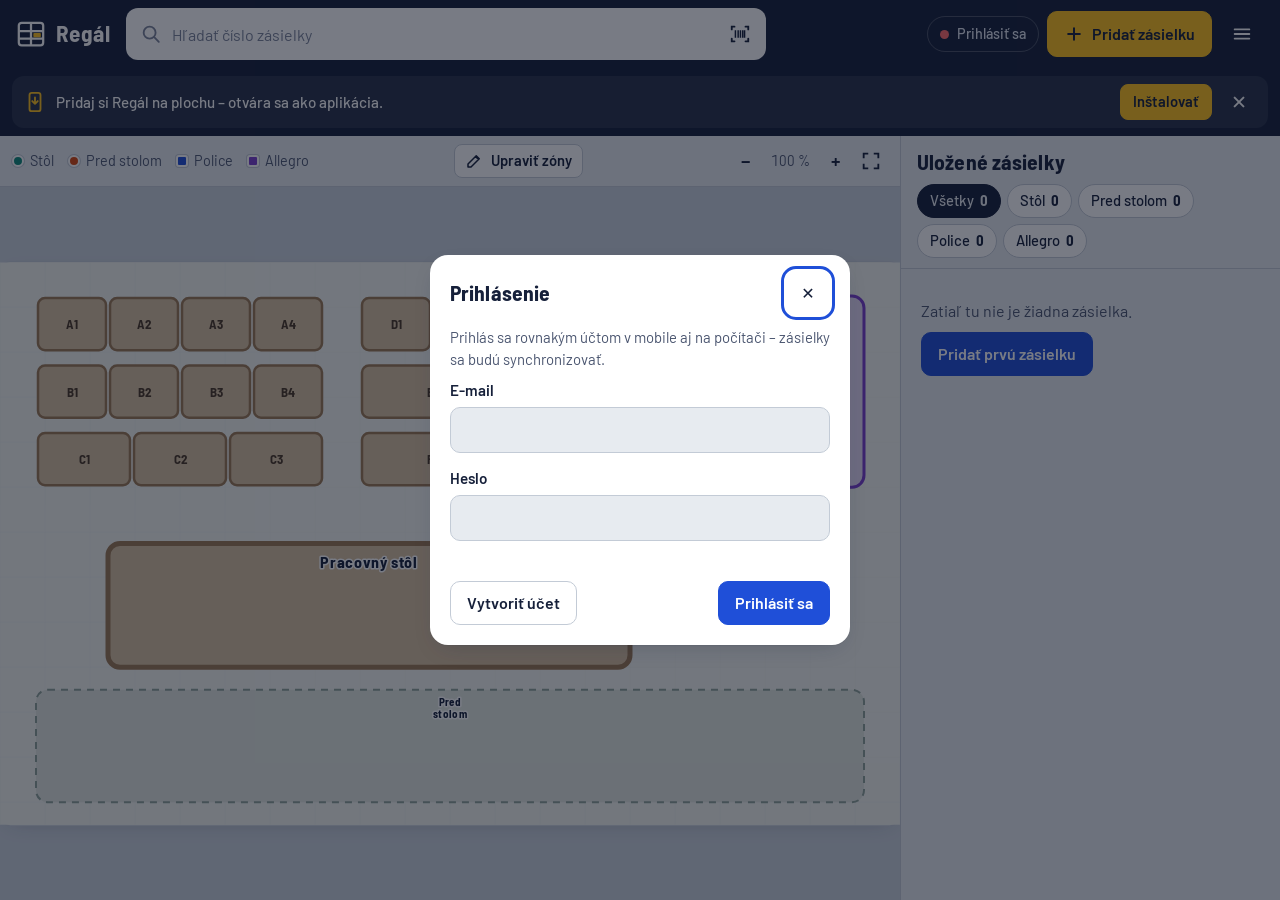
<file: index.html>
<!doctype html>
<html lang="sk">
<head>
  <meta charset="utf-8">
  <meta name="viewport" content="width=device-width, initial-scale=1, viewport-fit=cover">
  <title>Regál – kde je zásielka</title>
  <meta name="description" content="Evidencia uložených zásielok: naskenuj, označ miesto, nájdi za pár sekúnd.">
  <meta name="theme-color" content="#16203A">
  <meta name="color-scheme" content="light dark">
  <link rel="manifest" href="manifest.webmanifest">
  <link rel="icon" href="icons/icon.svg" type="image/svg+xml">
  <link rel="apple-touch-icon" href="icons/apple-touch-icon.png">
  <meta name="apple-mobile-web-app-capable" content="yes">
  <meta name="mobile-web-app-capable" content="yes">
  <meta name="apple-mobile-web-app-title" content="Regál">
  <meta name="apple-mobile-web-app-status-bar-style" content="default">
  <link rel="stylesheet" href="css/app.css">
  <script type="module" src="js/app.js"></script>
</head>
<body>
  <a class="skip" href="#q">Preskočiť na hľadanie</a>

  <header class="top">
    <div class="brand" aria-label="Regál">
      <svg viewBox="0 0 32 32" aria-hidden="true"><rect x="3" y="4" width="26" height="24" rx="3" fill="none" stroke="currentColor" stroke-width="2.4"/><path d="M3 13h26M3 21h26M16 4v24" stroke="currentColor" stroke-width="2.4"/><rect x="18.5" y="14.8" width="8" height="4.6" rx="1" fill="var(--signal)"/></svg>
      <span>Regál</span>
    </div>
    <form class="search" role="search" onsubmit="return false">
      <label for="q" class="sr-only">Číslo zásielky</label>
      <svg class="search-ico" viewBox="0 0 24 24" aria-hidden="true"><circle cx="10.5" cy="10.5" r="6.5" fill="none" stroke="currentColor" stroke-width="2"/><path d="m15.5 15.5 5 5" stroke="currentColor" stroke-width="2" stroke-linecap="round"/></svg>
      <input id="q" type="search" placeholder="Hľadať číslo zásielky" autocomplete="off" autocorrect="off" spellcheck="false" autocapitalize="characters" enterkeyhint="search">
      <button type="button" class="icon-btn" id="scan-search" aria-label="Naskenovať a nájsť zásielku" title="Naskenovať a nájsť">
        <svg viewBox="0 0 24 24" aria-hidden="true"><path d="M3 7V4h3M21 7V4h-3M3 17v3h3M21 17v3h-3" fill="none" stroke="currentColor" stroke-width="2" stroke-linecap="round"/><path d="M7 8v8M10 8v8M12.5 8v8M15 8v8M17 8v8" stroke="currentColor" stroke-width="1.6"/></svg>
      </button>
    </form>
    <div class="top-actions">
      <button type="button" class="sync-pill" id="sync-pill" data-state="idle"><span class="dot" aria-hidden="true"></span><span class="txt">Načítavam…</span><span class="txt-short" aria-hidden="true"></span></button>
      <button type="button" class="btn primary add-btn" id="add-btn">
        <svg viewBox="0 0 24 24" aria-hidden="true"><path d="M12 5v14M5 12h14" stroke="currentColor" stroke-width="2.4" stroke-linecap="round"/></svg>
        <span>Pridať zásielku</span>
      </button>
      <button type="button" class="icon-btn" id="menu-btn" aria-label="Nastavenia a nástroje">
        <svg viewBox="0 0 24 24" aria-hidden="true"><path d="M4 7h16M4 12h16M4 17h16" stroke="currentColor" stroke-width="2" stroke-linecap="round"/></svg>
      </button>
    </div>
    <div id="install-bar" class="install-bar" hidden>
    <svg viewBox="0 0 24 24" aria-hidden="true"><rect x="6" y="2" width="12" height="20" rx="2.5" fill="none" stroke="currentColor" stroke-width="2"/><path d="M12 7v7m-3-3 3 3 3-3" fill="none" stroke="currentColor" stroke-width="2" stroke-linecap="round" stroke-linejoin="round"/></svg>
    <span>Pridaj si Regál na plochu – otvára sa ako aplikácia.</span>
    <button type="button" class="btn small primary" data-install>Inštalovať</button>
    <button type="button" class="icon-btn small" data-install-close aria-label="Skryť ponuku inštalácie">✕</button>
  </div>
  </header>

  <div id="banner" class="banner" hidden></div>

  <main class="layout">
    <section class="map-panel" aria-label="Mapa pracoviska">
      <div class="map-tools">
        <ul class="legend" aria-label="Legenda">
          <li><i class="lg lg-table"></i>Stôl</li>
          <li><i class="lg lg-front"></i>Pred stolom</li>
          <li><i class="lg lg-shelf"></i>Police</li>
          <li><i class="lg lg-allegro"></i>Allegro</li>
        </ul>
        <button type="button" class="btn small toggle-photo" data-toggle-photo aria-pressed="true" title="Zapnúť alebo vypnúť fotku pod zónami">
          <svg viewBox="0 0 24 24" aria-hidden="true"><rect x="3" y="5" width="18" height="14" rx="2" fill="none" stroke="currentColor" stroke-width="2"/><circle cx="9" cy="10" r="1.8" fill="currentColor"/><path d="m4 18 5-5 4 4 3-3 4 4" fill="none" stroke="currentColor" stroke-width="2" stroke-linejoin="round"/></svg>
          <span>Fotka</span>
        </button>
        <button type="button" class="btn small edit-zones" data-edit-zones>
          <svg viewBox="0 0 24 24" aria-hidden="true"><path d="M4 20h4L19 9l-4-4L4 16v4zM14 6l4 4" fill="none" stroke="currentColor" stroke-width="2" stroke-linejoin="round"/></svg>
          <span>Upraviť zóny</span>
        </button>
        <div class="zoom" role="group" aria-label="Priblíženie">
          <button type="button" class="icon-btn small" data-zoom="out" aria-label="Oddialiť">−</button>
          <span id="zoom-level" aria-live="off">100 %</span>
          <button type="button" class="icon-btn small" data-zoom="in" aria-label="Priblížiť">+</button>
          <button type="button" class="icon-btn small" data-zoom="fit" aria-label="Zobraziť celé pracovisko">
            <svg viewBox="0 0 24 24" aria-hidden="true"><path d="M4 9V4h5M20 9V4h-5M4 15v5h5M20 15v5h-5" fill="none" stroke="currentColor" stroke-width="2"/></svg>
          </button>
        </div>
      </div>
      <div id="map" class="map-root"></div>
      <div id="no-photo" class="no-photo" hidden>
        Zobrazuje sa schéma. <button type="button" class="link" data-open-photo>Nahraj fotku pracoviska</button>, aby mapa sedela s realitou.
      </div>

      <div id="place-bar" class="action-bar" hidden>
        <p class="ab-text" data-place-text></p>
        <div class="ab-buttons">
          <button type="button" class="btn" data-place-cancel>Zrušiť</button>
          <button type="button" class="btn primary" data-place-confirm disabled>Potvrdiť miesto</button>
        </div>
      </div>

      <div id="calib-bar" class="action-bar calib" hidden>
        <p class="ab-text">Vyber zónu a potiahni jej rohy na správne miesto na fotke. Celú zónu posunieš potiahnutím jej vnútra.</p>
        <div class="calib-groups" data-calib-groups></div>
        <div class="ab-buttons">
          <button type="button" class="btn small" data-calib-dir>Sektory vedľa seba</button>
          <button type="button" class="btn small" data-calib-reverse>Poradie 1→4</button>
          <button type="button" class="btn small ghost" data-calib-reset>Predvolené</button>
          <span class="spacer"></span>
          <button type="button" class="btn" data-calib-cancel>Zrušiť</button>
          <button type="button" class="btn primary" data-calib-save>Uložiť zóny</button>
        </div>
      </div>

      <div id="quick-bar" class="action-bar quick" hidden>
        <div class="qb-head">
          <div class="qb-title"><b data-qb-number></b><span data-qb-sub>Ťukni na miesto na mape</span></div>
          <button type="button" class="icon-btn small" data-qb-cancel aria-label="Zrušiť pridanie">✕</button>
        </div>
        <div class="qb-row">
          <div class="segmented small" role="radiogroup" aria-label="Obal">
            <label><input type="radio" name="qb-type" value="box" checked><span>Krabica</span></label>
            <label><input type="radio" name="qb-type" value="bag"><span>Sáčok</span></label>
          </div>
          <button type="button" class="btn small allegro-btn" data-qb-allegro>Allegro</button>
          <button type="button" class="btn small" data-qb-last hidden></button>
          <button type="button" class="btn small ghost" data-qb-note-toggle>+ Poznámka</button>
        </div>
        <input class="qb-note" data-qb-note maxlength="500" placeholder="Poznámka (nepovinné)" hidden autocomplete="off">
      </div>

      <article id="result" class="result" hidden aria-live="polite"></article>
    </section>

    <aside class="side" aria-label="Zoznam zásielok">
      <div class="side-head">
        <h2>Uložené zásielky</h2>
        <div class="filters" role="group" aria-label="Filtrovať podľa miesta" id="filters"></div>
      </div>
      <ul id="list" class="plist"></ul>
    </aside>
  </main>

  <nav class="bottom-nav" aria-label="Rýchle akcie">
    <button type="button" data-nav="search"><svg viewBox="0 0 24 24" aria-hidden="true"><circle cx="10.5" cy="10.5" r="6.5" fill="none" stroke="currentColor" stroke-width="2"/><path d="m15.5 15.5 5 5" stroke="currentColor" stroke-width="2" stroke-linecap="round"/></svg>Hľadať</button>
    <button type="button" data-nav="scan-add" class="nav-primary"><svg viewBox="0 0 24 24" aria-hidden="true"><path d="M3 7V4h3M21 7V4h-3M3 17v3h3M21 17v3h-3" fill="none" stroke="currentColor" stroke-width="2" stroke-linecap="round"/><path d="M12 8v8M8 12h8" stroke="currentColor" stroke-width="2.2" stroke-linecap="round"/></svg>Skenovať a pridať</button>
    <button type="button" data-nav="list"><svg viewBox="0 0 24 24" aria-hidden="true"><path d="M8 6h12M8 12h12M8 18h12M4 6h.01M4 12h.01M4 18h.01" stroke="currentColor" stroke-width="2.2" stroke-linecap="round"/></svg>Zoznam</button>
  </nav>

  <!-- Pridanie zásielky -->
  <dialog id="add-dialog" class="sheet" aria-labelledby="add-title">
    <form method="dialog" id="add-form" novalidate>
      <header class="sheet-head">
        <h2 id="add-title">Pridať zásielku</h2>
        <button type="button" class="icon-btn" data-close aria-label="Zavrieť">✕</button>
      </header>
      <label class="field">
        <span>Číslo zásielky</span>
        <div class="input-row">
          <input name="number" id="add-number" class="big-input" autocomplete="off" autocorrect="off" spellcheck="false" autocapitalize="characters" inputmode="text" required>
          <button type="button" class="btn" data-scan-add>
            <svg viewBox="0 0 24 24" aria-hidden="true"><path d="M3 7V4h3M21 7V4h-3M3 17v3h3M21 17v3h-3" fill="none" stroke="currentColor" stroke-width="2" stroke-linecap="round"/><path d="M7 8v8M10 8v8M12.5 8v8M15 8v8M17 8v8" stroke="currentColor" stroke-width="1.6"/></svg>
            Skenovať
          </button>
        </div>
        <small class="field-msg" data-number-msg></small>
      </label>
      <p class="hint">Napíš alebo vlož číslo a stlač Enter. Obal, Allegro a miesto zvolíš jedným ťuknutím na mape.</p>
      <div class="actions">
        <button type="submit" class="btn primary wide" data-add-submit>Ďalej – ťuknúť na miesto</button>
      </div>
    </form>
  </dialog>

  <!-- Úprava zásielky -->
  <dialog id="edit-dialog" class="sheet" aria-labelledby="edit-title">
    <form method="dialog" id="edit-form" novalidate>
      <header class="sheet-head">
        <h2 id="edit-title">Upraviť zásielku</h2>
        <button type="button" class="icon-btn" data-close aria-label="Zavrieť">✕</button>
      </header>
      <label class="field">
        <span>Číslo zásielky</span>
        <input name="number" class="big-input" autocomplete="off" spellcheck="false" autocapitalize="characters">
        <small class="field-msg" data-edit-msg></small>
      </label>
      <fieldset class="field">
        <legend>Obal</legend>
        <div class="segmented">
          <label><input type="radio" name="package_type" value="box"><span>Krabica</span></label>
          <label><input type="radio" name="package_type" value="bag"><span>Sáčok</span></label>
        </div>
      </fieldset>
      <label class="switch-row">
        <input type="checkbox" name="allegro" role="switch">
        <span class="switch" aria-hidden="true"></span>
        <span><b>Allegro zásielka</b><small>Po vypnutí vyberieš nové miesto na mape.</small></span>
      </label>
      <label class="field">
        <span>Poznámka</span>
        <input name="note" maxlength="500" autocomplete="off">
      </label>
      <div class="actions">
        <button type="submit" class="btn primary wide">Uložiť zmeny</button>
      </div>
    </form>
  </dialog>

  <!-- Viac zásielok v jednom sektore -->
  <dialog id="cluster-dialog" class="sheet" aria-labelledby="cluster-title">
    <header class="sheet-head">
      <h2 id="cluster-title">Zásielky v sektore</h2>
      <button type="button" class="icon-btn" data-close aria-label="Zavrieť">✕</button>
    </header>
    <ul class="plist compact" data-cluster-list></ul>
  </dialog>

  <!-- Skener -->
  <dialog id="scanner-dialog" class="scanner" aria-labelledby="scan-title">
    <header class="sheet-head on-dark">
      <h2 id="scan-title" data-scan-title>Naskenuj čiarový kód</h2>
      <button type="button" class="icon-btn" data-close aria-label="Zavrieť skener">✕</button>
    </header>
    <div class="scan-view">
      <video muted playsinline autoplay></video>
      <div class="scan-window" aria-hidden="true"></div>
    </div>
    <p class="scan-msg" data-scan-msg role="status"></p>
    <div class="scan-actions">
      <button type="button" class="btn on-dark" data-torch hidden aria-pressed="false">Svetlo</button>
      <label class="btn on-dark file-btn">Odfotiť štítok<input type="file" accept="image/*" capture="environment" data-scan-file></label>
      <button type="button" class="btn on-dark" data-manual>Zadať číslo ručne</button>
    </div>
  </dialog>

  <!-- Prihlásenie -->
  <dialog id="login-dialog" class="sheet narrow" aria-labelledby="login-title">
    <form id="login-form" novalidate>
      <header class="sheet-head">
        <h2 id="login-title">Prihlásenie</h2>
        <button type="button" class="icon-btn" data-close aria-label="Zavrieť">✕</button>
      </header>
      <p class="hint">Prihlás sa rovnakým účtom v mobile aj na počítači – zásielky sa budú synchronizovať.</p>
      <label class="field"><span>E-mail</span><input name="email" type="email" autocomplete="username" required></label>
      <label class="field"><span>Heslo</span><input name="password" type="password" autocomplete="current-password" minlength="6" required></label>
      <p class="field-msg error" data-login-msg role="alert"></p>
      <div class="actions split">
        <button type="button" class="btn" data-signup>Vytvoriť účet</button>
        <button type="submit" class="btn primary">Prihlásiť sa</button>
      </div>
    </form>
  </dialog>

  <!-- Pripojenie k Supabase -->
  <dialog id="setup-dialog" class="sheet narrow" aria-labelledby="setup-title">
    <form id="setup-form" novalidate>
      <header class="sheet-head">
        <h2 id="setup-title">Pripojenie k databáze</h2>
        <button type="button" class="icon-btn" data-close aria-label="Zavrieť">✕</button>
      </header>
      <p class="hint">Údaje nájdeš v Supabase → Project Settings → API. Vlož iba <b>anon / publishable</b> kľúč, nikdy nie service_role.</p>
      <label class="field"><span>Project URL</span><input name="url" placeholder="https://xxxx.supabase.co" autocomplete="off" required></label>
      <label class="field"><span>Anon / publishable key</span><input name="key" autocomplete="off" required></label>
      <p class="field-msg error" data-setup-msg role="alert"></p>
      <div class="actions"><button type="submit" class="btn primary wide">Uložiť pripojenie</button></div>
    </form>
  </dialog>

  <!-- Nastavenia -->
  <dialog id="settings-dialog" class="sheet wide" aria-labelledby="settings-title">
    <header class="sheet-head">
      <h2 id="settings-title">Nastavenia a nástroje</h2>
      <button type="button" class="icon-btn" data-close aria-label="Zavrieť">✕</button>
    </header>
    <div class="settings" data-settings></div>
    <input type="file" accept="image/*" hidden data-photo-file>
    <input type="file" accept=".json,.csv,application/json,text/csv" hidden data-import-file>
  </dialog>

  <!-- Náhľad importu -->
  <dialog id="import-dialog" class="sheet" aria-labelledby="import-title">
    <header class="sheet-head">
      <h2 id="import-title">Import zásielok</h2>
      <button type="button" class="icon-btn" data-close aria-label="Zavrieť">✕</button>
    </header>
    <div data-import-body></div>
  </dialog>

  <!-- Sken z videa -->
  <dialog id="video-dialog" class="sheet full" aria-labelledby="video-title">
    <header class="sheet-head">
      <h2 id="video-title">Sken pracoviska z videa</h2>
      <button type="button" class="icon-btn" data-close aria-label="Zavrieť">✕</button>
    </header>
    <div class="video-body" data-video-body></div>
  </dialog>

  <!-- Inštalácia na iPhone -->
  <dialog id="ios-dialog" class="sheet narrow" aria-labelledby="ios-title">
    <header class="sheet-head">
      <h2 id="ios-title">Pridať Regál na plochu</h2>
      <button type="button" class="icon-btn" data-close aria-label="Zavrieť">✕</button>
    </header>
    <ol class="steps" data-install-steps></ol>
  </dialog>

  <div id="toasts" class="toasts" aria-live="polite"></div>
  <noscript><p class="noscript">Regál potrebuje zapnutý JavaScript.</p></noscript>
</body>
</html>
</file>
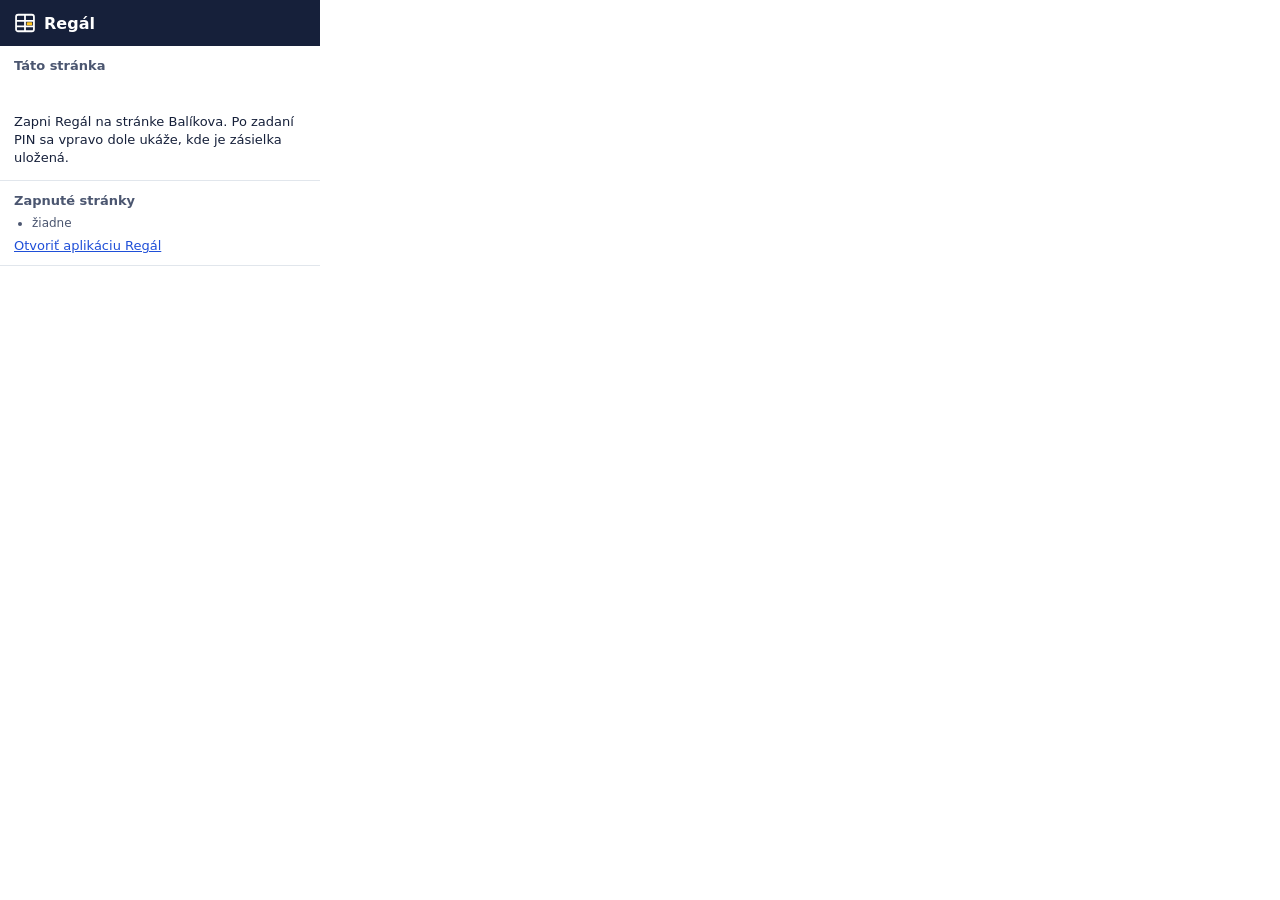
<file: rozsirenie/popup.html>
<!doctype html>
<html lang="sk">
<head>
<meta charset="utf-8">
<style>
  * { box-sizing: border-box; font-family: 'Segoe UI', system-ui, sans-serif; }
  body { margin: 0; width: 320px; color: #16203A; background: #fff; }
  header { display: flex; align-items: center; gap: 8px; padding: 12px 14px; background: #16203A; color: #fff; }
  header b { font-size: 16px; }
  header svg { width: 22px; height: 22px; }
  section { padding: 12px 14px; border-bottom: 1px solid #E1E6EC; display: grid; gap: 8px; }
  h2 { font-size: 13px; margin: 0; color: #4B5670; font-weight: 600; }
  p { margin: 0; font-size: 13px; line-height: 1.4; }
  input { width: 100%; height: 36px; border: 1.5px solid #C3CBD6; border-radius: 8px; padding: 0 10px; font-size: 14px; }
  input:focus { outline: none; border-color: #1F4FD8; }
  button { height: 36px; border-radius: 8px; border: 1.5px solid #C3CBD6; background: #fff; font-weight: 600; font-size: 14px; cursor: pointer; color: #16203A; }
  button.primary { background: #1F4FD8; border-color: #1F4FD8; color: #fff; }
  button.yellow { background: #FFC21A; border-color: #FFC21A; }
  .err { color: #C62F2F; } .ok { color: #17845F; }
  .site { font-weight: 600; word-break: break-all; }
  ul { margin: 0; padding-left: 18px; font-size: 12px; color: #4B5670; }
  a { color: #1F4FD8; font-size: 13px; }
  [hidden] { display: none !important; }
</style>
</head>
<body>
  <header>
    <svg viewBox="0 0 32 32"><rect x="3" y="4" width="26" height="24" rx="3" fill="none" stroke="#fff" stroke-width="2.6"/><path d="M3 13h26M3 21h26M16 4v24" stroke="#fff" stroke-width="2.6"/><rect x="18.5" y="14.8" width="8" height="4.6" rx="1" fill="#FFC21A"/></svg>
    <b>Regál</b>
  </header>

  <section id="login" hidden>
    <h2>Prihlásenie (rovnaký účet ako v aplikácii Regál)</h2>
    <form id="login-form">
      <input name="email" type="email" placeholder="E-mail" autocomplete="username" required>
      <div style="height:6px"></div>
      <input name="password" type="password" placeholder="Heslo" autocomplete="current-password" required>
      <div style="height:8px"></div>
      <button class="primary" style="width:100%">Prihlásiť sa</button>
    </form>
    <p id="login-msg" class="err"></p>
  </section>

  <section id="account" hidden>
    <p>Prihlásený: <b id="email"></b></p>
    <button id="logout">Odhlásiť sa</button>
  </section>

  <section id="site-box">
    <h2>Táto stránka</h2>
    <p class="site" id="site"></p>
    <button class="yellow" id="enable" hidden>Zapnúť Regál na tejto stránke</button>
    <button id="disable" hidden>Vypnúť na tejto stránke</button>
    <p id="site-msg"></p>
    <p id="diag"></p>
    <div id="frames"></div>
    <p>Zapni Regál na stránke Balíkova. Po zadaní PIN sa vpravo dole ukáže, kde je zásielka uložená.</p>
  </section>

  <section>
    <h2>Zapnuté stránky</h2>
    <ul id="sites"><li>žiadne</li></ul>
    <a href="https://tominojanderlik.github.io/regal/" target="_blank" rel="noopener">Otvoriť aplikáciu Regál</a>
  </section>
  <script src="popup.js"></script>
</body>
</html>
</file>
<file: css/app.css>
/* Regál – vizuálny jazyk: značenie skladovej podlahy a regálov.
   Chladný betón, atramentová modrá, signálna žltá iba pre nájdenú zásielku. */

@font-face { font-family: 'Barlow'; font-weight: 400; font-display: swap; src: url(../fonts/barlow-latin-ext-400-normal.woff2) format('woff2'); unicode-range: U+0100-02AF, U+1E00-1EFF, U+2020, U+20A0-20AB, U+20AD-20C0, U+2113, U+2C60-2C7F, U+A720-A7FF; }
@font-face { font-family: 'Barlow'; font-weight: 400; font-display: swap; src: url(../fonts/barlow-latin-400-normal.woff2) format('woff2'); unicode-range: U+0000-00FF, U+0131, U+0152-0153, U+02BB-02BC, U+02C6, U+02DA, U+02DC, U+2000-206F, U+2122, U+2191, U+2193, U+2212, U+2215, U+FEFF, U+FFFD; }
@font-face { font-family: 'Barlow'; font-weight: 500; font-display: swap; src: url(../fonts/barlow-latin-ext-500-normal.woff2) format('woff2'); unicode-range: U+0100-02AF, U+1E00-1EFF, U+2020, U+20A0-20AB, U+20AD-20C0, U+2113, U+2C60-2C7F, U+A720-A7FF; }
@font-face { font-family: 'Barlow'; font-weight: 500; font-display: swap; src: url(../fonts/barlow-latin-500-normal.woff2) format('woff2'); unicode-range: U+0000-00FF, U+0131, U+0152-0153, U+02BB-02BC, U+02C6, U+02DA, U+02DC, U+2000-206F, U+2122, U+2191, U+2193, U+2212, U+2215, U+FEFF, U+FFFD; }
@font-face { font-family: 'Barlow'; font-weight: 600; font-display: swap; src: url(../fonts/barlow-latin-ext-600-normal.woff2) format('woff2'); unicode-range: U+0100-02AF, U+1E00-1EFF, U+2020, U+20A0-20AB, U+20AD-20C0, U+2113, U+2C60-2C7F, U+A720-A7FF; }
@font-face { font-family: 'Barlow'; font-weight: 600; font-display: swap; src: url(../fonts/barlow-latin-600-normal.woff2) format('woff2'); unicode-range: U+0000-00FF, U+0131, U+0152-0153, U+02BB-02BC, U+02C6, U+02DA, U+02DC, U+2000-206F, U+2122, U+2191, U+2193, U+2212, U+2215, U+FEFF, U+FFFD; }
@font-face { font-family: 'Barlow'; font-weight: 700; font-display: swap; src: url(../fonts/barlow-latin-ext-700-normal.woff2) format('woff2'); unicode-range: U+0100-02AF, U+1E00-1EFF, U+2020, U+20A0-20AB, U+20AD-20C0, U+2113, U+2C60-2C7F, U+A720-A7FF; }
@font-face { font-family: 'Barlow'; font-weight: 700; font-display: swap; src: url(../fonts/barlow-latin-700-normal.woff2) format('woff2'); unicode-range: U+0000-00FF, U+0131, U+0152-0153, U+02BB-02BC, U+02C6, U+02DA, U+02DC, U+2000-206F, U+2122, U+2191, U+2193, U+2212, U+2215, U+FEFF, U+FFFD; }
@font-face { font-family: 'Barlow Semi Condensed'; font-weight: 600; font-display: swap; src: url(../fonts/barlow-semi-condensed-latin-ext-600-normal.woff2) format('woff2'); unicode-range: U+0100-02AF, U+1E00-1EFF, U+2020, U+20A0-20AB, U+20AD-20C0, U+2113, U+2C60-2C7F, U+A720-A7FF; }
@font-face { font-family: 'Barlow Semi Condensed'; font-weight: 600; font-display: swap; src: url(../fonts/barlow-semi-condensed-latin-600-normal.woff2) format('woff2'); unicode-range: U+0000-00FF, U+0131, U+0152-0153, U+02BB-02BC, U+02C6, U+02DA, U+02DC, U+2000-206F, U+2122, U+2191, U+2193, U+2212, U+2215, U+FEFF, U+FFFD; }
@font-face { font-family: 'Barlow Semi Condensed'; font-weight: 700; font-display: swap; src: url(../fonts/barlow-semi-condensed-latin-ext-700-normal.woff2) format('woff2'); unicode-range: U+0100-02AF, U+1E00-1EFF, U+2020, U+20A0-20AB, U+20AD-20C0, U+2113, U+2C60-2C7F, U+A720-A7FF; }
@font-face { font-family: 'Barlow Semi Condensed'; font-weight: 700; font-display: swap; src: url(../fonts/barlow-semi-condensed-latin-700-normal.woff2) format('woff2'); unicode-range: U+0000-00FF, U+0131, U+0152-0153, U+02BB-02BC, U+02C6, U+02DA, U+02DC, U+2000-206F, U+2122, U+2191, U+2193, U+2212, U+2215, U+FEFF, U+FFFD; }

:root {
  color-scheme: light;
  --paper: #E7EBF0;
  --paper-2: #DCE2E9;
  --card: #FFFFFF;
  --ink: #16203A;
  --ink-2: #4B5670;
  --ink-3: #7B849A;
  --line: #C3CBD6;
  --action: #1F4FD8;
  --action-ink: #FFFFFF;
  --signal: #FFC21A;
  --signal-ink: #16203A;
  --danger: #C62F2F;
  --ok: #17845F;
  --warn: #B26A00;
  --c-table: #0E8A7A;
  --c-front: #D9480F;
  --c-shelf: #1F4FD8;
  --c-allegro: #7B3FCF;
  --map-bg: #CBD3DD;
  --shadow: 0 1px 0 rgba(22, 32, 58, .06), 0 8px 24px -12px rgba(22, 32, 58, .35);
  --f-body: 'Barlow', system-ui, -apple-system, 'Segoe UI', Roboto, sans-serif;
  --f-sign: 'Barlow Semi Condensed', 'Barlow', system-ui, sans-serif;
  --top-h: 64px;
  --nav-h: 0px;
}
@media (prefers-color-scheme: dark) {
  :root:not([data-theme="light"]) {
    color-scheme: dark;
    --paper: #0F1524;
    --paper-2: #151D30;
    --card: #1A2338;
    --ink: #E9EDF5;
    --ink-2: #AEB7CB;
    --ink-3: #7F89A1;
    --line: #2C3753;
    --action: #5B83FF;
    --action-ink: #0B1020;
    --danger: #FF6B6B;
    --ok: #3CC48E;
    --warn: #F0A23A;
    --c-table: #2CC4AE;
    --c-front: #FF7A3D;
    --c-shelf: #6F95FF;
    --c-allegro: #B286FF;
    --map-bg: #1E283F;
    --shadow: 0 10px 30px -14px rgba(0, 0, 0, .8);
  }
}

*, *::before, *::after { box-sizing: border-box; }
[hidden] { display: none !important; }
html, body { height: 100%; }
body {
  margin: 0;
  font: 400 16px/1.45 var(--f-body);
  color: var(--ink);
  background: var(--paper);
  -webkit-font-smoothing: antialiased;
  -webkit-tap-highlight-color: transparent;
  padding-top: env(safe-area-inset-top, 0px);
}
button, input, select, textarea { font: inherit; color: inherit; }
button { cursor: pointer; }
h1, h2, h3 { font-family: var(--f-sign); font-weight: 700; line-height: 1.1; margin: 0; letter-spacing: .005em; }
h2 { font-size: 1.35rem; }
h3 { font-size: 1.1rem; }
p { margin: 0 0 .6em; }
.sr-only { position: absolute; width: 1px; height: 1px; overflow: hidden; clip: rect(0 0 0 0); white-space: nowrap; }
.skip { position: absolute; left: -999px; top: 8px; background: var(--card); padding: 8px 12px; z-index: 100; }
.skip:focus { left: 8px; }
:focus-visible { outline: 3px solid var(--action); outline-offset: 2px; }
.muted { color: var(--ink-2); }
.mono { font-family: var(--f-sign); font-variant-numeric: tabular-nums; letter-spacing: .03em; }
svg { width: 22px; height: 22px; flex: none; }

/* ------------------------------------------------------------ tlačidlá */
.btn {
  display: inline-flex; align-items: center; justify-content: center; gap: 8px;
  min-height: 44px; padding: 0 16px;
  border: 1.5px solid var(--line); border-radius: 10px;
  background: var(--card); color: var(--ink);
  font-weight: 600; white-space: nowrap;
}
.btn:hover { border-color: var(--ink-3); }
.btn:disabled { opacity: .45; cursor: not-allowed; }
.btn.primary { background: var(--action); border-color: var(--action); color: var(--action-ink); }
.btn.primary:hover { filter: brightness(1.08); }
.btn.danger { background: var(--danger); border-color: var(--danger); color: #fff; }
.btn.ghost { background: transparent; border-color: transparent; color: var(--ink-2); }
.btn.small { min-height: 36px; padding: 0 12px; font-size: .92rem; border-radius: 8px; }
.btn.wide { width: 100%; }
.btn svg { width: 20px; height: 20px; }
.link { background: none; border: 0; padding: 0; color: var(--action); font-weight: 600; text-decoration: underline; text-underline-offset: 3px; }
.icon-btn {
  display: inline-grid; place-items: center; width: 44px; height: 44px;
  border: 0; border-radius: 10px; background: transparent; color: var(--ink);
}
.icon-btn:hover { background: var(--paper-2); }
.icon-btn.small { width: 34px; height: 34px; font-size: 1.2rem; font-weight: 600; }

/* ------------------------------------------------------------ hlavička */
.top {
  position: sticky; top: 0; z-index: 20;
  display: grid; grid-template-columns: auto minmax(0, 1fr) auto; gap: 16px; align-items: center;
  min-height: 64px; padding: 8px max(16px, env(safe-area-inset-right)) 8px max(16px, env(safe-area-inset-left));
  background: var(--ink); color: var(--paper);
}
.brand { display: flex; align-items: center; gap: 10px; font: 700 1.45rem/1 var(--f-sign); letter-spacing: .02em; color: #fff; }
.brand svg { width: 30px; height: 30px; color: #fff; }
.search {
  position: relative; display: flex; align-items: center; max-width: 640px; width: 100%;
  background: var(--card); color: var(--ink); border-radius: 12px; border: 2px solid transparent;
}
.search:focus-within { border-color: var(--signal); }
.search-ico { position: absolute; left: 12px; color: var(--ink-3); pointer-events: none; }
.search input {
  flex: 1; min-width: 0; height: 48px; border: 0; background: transparent; padding: 0 8px 0 44px;
  font: 600 1.15rem var(--f-sign); letter-spacing: .03em; font-variant-numeric: tabular-nums;
}
.search input::placeholder { font: 400 1rem var(--f-body); letter-spacing: 0; color: var(--ink-3); }
.search input:focus { outline: none; }
.search .icon-btn { margin-right: 2px; color: var(--ink); }
.top-actions { display: flex; align-items: center; gap: 8px; }
.top .icon-btn { color: #fff; }
.top .icon-btn:hover { background: rgba(255,255,255,.1); }
.top .search .icon-btn { color: var(--ink); }
.top .search .icon-btn:hover { background: var(--paper-2); }
.add-btn { min-height: 46px; }
.top .btn.primary { background: var(--signal); border-color: var(--signal); color: var(--signal-ink); }

.sync-pill {
  display: inline-flex; align-items: center; gap: 8px; height: 36px; padding: 0 12px;
  border-radius: 18px; border: 1.5px solid rgba(255,255,255,.22); background: transparent; color: #DDE3EE;
  font-size: .9rem; font-weight: 500; white-space: nowrap;
}
.sync-pill .txt-short { display: none; }
.sync-pill .dot { width: 9px; height: 9px; border-radius: 50%; background: #9AA5BC; }
.sync-pill[data-state="ok"] .dot { background: #3CC48E; }
.sync-pill[data-state="syncing"] .dot { background: var(--signal); animation: blink 1s infinite; }
.sync-pill[data-state="offline"] .dot { background: #F0A23A; }
.sync-pill[data-state="error"] .dot, .sync-pill[data-state="signed_out"] .dot, .sync-pill[data-state="no_config"] .dot { background: #FF6B6B; }
@keyframes blink { 50% { opacity: .3; } }

.banner {
  display: flex; flex-wrap: wrap; gap: 8px 16px; align-items: center; justify-content: space-between;
  padding: 10px 16px; background: var(--signal); color: var(--signal-ink); font-weight: 600;
}

/* ------------------------------------------------------------ rozloženie */
.layout {
  display: grid; grid-template-columns: minmax(0, 1fr) 380px;
  height: calc(100dvh - var(--top-h) - env(safe-area-inset-top, 0px));
}
.map-panel { position: relative; display: flex; flex-direction: column; min-height: 0; background: var(--map-bg); }
.side { display: flex; flex-direction: column; min-height: 0; background: var(--paper); border-left: 1px solid var(--line); }

.map-tools {
  display: flex; align-items: center; justify-content: space-between; gap: 12px; flex-wrap: wrap;
  padding: 8px 12px; background: var(--paper); border-bottom: 1px solid var(--line);
}
.legend { display: flex; gap: 14px; list-style: none; margin: 0; padding: 0; font-size: .9rem; color: var(--ink-2); flex-wrap: wrap; }
.legend li { display: flex; align-items: center; gap: 6px; }
.lg { width: 12px; height: 12px; border-radius: 50%; display: inline-block; border: 2px solid var(--card); box-shadow: 0 0 0 1px var(--line); }
.lg-table { background: var(--c-table); } .lg-front { background: var(--c-front); }
.lg-shelf { background: var(--c-shelf); border-radius: 3px; } .lg-allegro { background: var(--c-allegro); border-radius: 3px; }
.zoom { display: flex; align-items: center; gap: 2px; font-variant-numeric: tabular-nums; font-size: .9rem; color: var(--ink-2); }
.zoom span { min-width: 52px; text-align: center; }

.map-root { position: relative; flex: 1; min-height: 0; }
.map-viewport { position: absolute; inset: 0; overflow: hidden; touch-action: none; user-select: none; -webkit-user-select: none; cursor: grab; }
.map-viewport[data-mode="place"] { cursor: crosshair; }
.map-viewport:active { cursor: grabbing; }
.map-viewport:focus-visible { outline-offset: -4px; }
.map-stage { position: absolute; left: 0; top: 0; transform-origin: 0 0; will-change: transform; }
.map-stage.animate { transition: transform .45s cubic-bezier(.2, .8, .2, 1); }
.map-photo, .map-schematic, .map-overlay, .map-markers { position: absolute; inset: 0; width: 100%; height: 100%; }
.map-photo { object-fit: fill; pointer-events: none; }
.map-overlay { overflow: visible; }
/* vrstva bodov neblokuje úchyty zón pod sebou – klikateľné sú iba samotné body */
.map-markers { pointer-events: none; }
.map-markers .marker { pointer-events: auto; }

.sch-floor { fill: var(--card); }
.sch-grid { stroke: var(--line); stroke-width: 1; opacity: .5; }
.sch-block { stroke: var(--ink); stroke-width: 3; }
.sch-shelf { fill: color-mix(in srgb, var(--c-shelf) 10%, var(--card)); }
.sch-allegro { fill: color-mix(in srgb, var(--c-allegro) 22%, var(--card)); }
.sch-table { fill: color-mix(in srgb, var(--c-table) 14%, var(--card)); }
.sch-front { fill: none; stroke-dasharray: 14 10; }

.zone { fill: transparent; stroke: rgba(255,255,255,.85); stroke-width: 1.5; vector-effect: non-scaling-stroke; stroke-dasharray: 6 5; }
.zone-allegro { fill: color-mix(in srgb, var(--c-allegro) 22%, transparent); stroke: var(--c-allegro); stroke-dasharray: none; stroke-width: 2.5; }
.zone.is-found { stroke: var(--signal); stroke-width: 3.5; stroke-dasharray: none; }
.zone-label { font: 700 13px var(--f-sign); fill: #fff; paint-order: stroke; stroke: rgba(22, 32, 58, .75); stroke-width: 3px; letter-spacing: .03em; }
.zone-label-allegro { font-size: 16px; }
.sector { fill: rgba(22, 32, 58, .08); stroke: rgba(255,255,255,.9); stroke-width: 1.2; vector-effect: non-scaling-stroke; }
.sector.has { fill: color-mix(in srgb, var(--c-shelf) 20%, transparent); }
.sector.is-found { fill: color-mix(in srgb, var(--signal) 55%, transparent); stroke: var(--signal); stroke-width: 3; }
.sector-label { font: 700 12px var(--f-sign); fill: #fff; paint-order: stroke; stroke: rgba(22, 32, 58, .7); stroke-width: 3px; pointer-events: none; }
.map-schematic ~ .map-overlay .zone { stroke: var(--ink-3); }
.map-photo[hidden] ~ .map-overlay .sector-label, .map-photo[hidden] ~ .map-overlay .zone-label { fill: var(--ink); stroke: var(--card); }

.calib-quad { fill: rgba(31, 79, 216, .10); stroke: var(--action); stroke-width: 1.5; vector-effect: non-scaling-stroke; }
.calib-quad.active { fill: rgba(255, 194, 26, .28); stroke: var(--signal); stroke-width: 3; cursor: move; }
.calib-handle { fill: var(--signal); stroke: var(--ink); stroke-width: 2; vector-effect: non-scaling-stroke; cursor: grab; }
.calib-name { font: 700 15px var(--f-sign); fill: var(--ink); paint-order: stroke; stroke: var(--signal); stroke-width: 4px; pointer-events: none; }

/* body zásielok – veľkosť sa nemení so zoomom (--inv) */
.marker {
  position: absolute; width: 0; height: 0; padding: 0; border: 0; background: none;
  transform: scale(var(--inv, 1)); transform-origin: 0 0; z-index: 2;
}
.marker-dot {
  position: absolute; left: 0; top: 0; translate: -50% -50%;
  display: grid; place-items: center; min-width: 34px; height: 34px; padding: 0 6px;
  border-radius: 17px; border: 2.5px solid #fff;
  background: var(--c-shelf); color: #fff; box-shadow: 0 2px 6px rgba(0,0,0,.35);
  font: 700 13px/1 var(--f-sign); font-variant-numeric: tabular-nums; letter-spacing: .02em;
}
.marker.loc-table .marker-dot { background: var(--c-table); }
.marker.loc-front .marker-dot { background: var(--c-front); }
.marker.loc-allegro .marker-dot { background: var(--c-allegro); border-radius: 8px; }
.marker.loc-shelf .marker-dot { border-radius: 8px; }
.marker.bag .marker-dot { border-style: dashed; }
.marker.cluster .marker-dot { font-size: 15px; min-width: 32px; }
.marker.pending .marker-dot::after {
  content: ''; position: absolute; right: -4px; top: -4px; width: 11px; height: 11px; border-radius: 50%;
  background: var(--warn); border: 2px solid #fff;
}
.marker.selected { z-index: 4; }
.marker.selected .marker-dot { outline: 3px solid var(--ink); outline-offset: 1px; }
.marker.draggable .marker-dot { cursor: grab; }
.marker.dragging .marker-dot { cursor: grabbing; scale: 1.15; box-shadow: 0 8px 20px rgba(0,0,0,.45); }
.marker.found { z-index: 5; }
.marker.found .marker-dot { background: var(--signal); color: var(--signal-ink); border-color: var(--ink); scale: 1.2; }
.marker-ring {
  position: absolute; left: 0; top: 0; width: 64px; height: 64px; translate: -50% -50%; border-radius: 50%;
  border: 5px solid transparent;
  background: repeating-conic-gradient(var(--signal) 0 22.5deg, var(--ink) 22.5deg 45deg) border-box;
  -webkit-mask: linear-gradient(#000 0 0) padding-box exclude, linear-gradient(#000 0 0) border-box;
  mask: linear-gradient(#000 0 0) padding-box exclude, linear-gradient(#000 0 0) border-box;
  animation: ring 1.6s ease-out infinite; pointer-events: none;
}
@keyframes ring { 0% { scale: .7; opacity: 1; rotate: 0deg; } 100% { scale: 1.45; opacity: 0; rotate: 90deg; } }
.marker.preview .marker-dot { background: var(--ink); outline: 3px dashed var(--signal); outline-offset: 2px; font-size: 12px; white-space: nowrap; }

.no-photo {
  position: absolute; left: 12px; top: 58px; z-index: 6; max-width: 360px;
  padding: 8px 12px; border-radius: 10px; background: var(--card); box-shadow: var(--shadow); font-size: .92rem;
}

/* panel akcií nad mapou (výber miesta, kalibrácia) */
.action-bar {
  /* je súčasťou toku pod mapou – nikdy nezakrýva spodok mapy (zóna „Pred stolom“) */
  position: relative; margin: 8px; z-index: 12;
  display: flex; flex-wrap: wrap; align-items: center; gap: 10px 16px;
  padding: 12px 14px; border-radius: 14px; background: var(--ink); color: #fff; box-shadow: var(--shadow);
}
.action-bar .ab-text { flex: 1 1 240px; margin: 0; font-weight: 500; }
.action-bar .ab-text b { font-family: var(--f-sign); font-size: 1.15rem; color: var(--signal); }
.action-bar .ab-buttons { display: flex; flex-wrap: wrap; gap: 8px; align-items: center; }
.action-bar .btn:not(.primary) { background: transparent; color: #fff; border-color: rgba(255,255,255,.35); }
.action-bar .btn.primary { background: var(--signal); border-color: var(--signal); color: var(--signal-ink); }
.action-bar[data-kind="warn"] .ab-text { color: var(--signal); }
.action-bar .spacer { flex: 1; }
.calib-groups { display: flex; flex-wrap: wrap; gap: 6px; width: 100%; }
.calib-groups button {
  min-width: 44px; height: 36px; padding: 0 10px; border-radius: 8px;
  border: 1.5px solid rgba(255,255,255,.35); background: transparent; color: #fff; font: 700 1rem var(--f-sign);
}
.calib-groups button[aria-pressed="true"] { background: var(--signal); color: var(--signal-ink); border-color: var(--signal); }

/* ------------------------------------------------------------ výsledok hľadania */
.result {
  position: absolute; z-index: 10; top: 58px; right: 12px; width: min(380px, calc(100% - 24px));
  background: var(--card); border-radius: 16px; box-shadow: var(--shadow); overflow: hidden;
  animation: rise .22s ease-out;
}
@keyframes rise { from { translate: 0 8px; opacity: 0; } }
.result-close { position: absolute; right: 6px; top: 6px; }
.res-head { padding: 14px 52px 6px 16px; }
.res-number { font: 700 clamp(1.4rem, 3.6vw, 1.75rem)/1.05 var(--f-sign); letter-spacing: .03em; font-variant-numeric: tabular-nums; word-break: break-all; }
.res-carrier { font-size: .85rem; color: var(--ink-2); }
.res-place {
  display: flex; align-items: center; gap: 14px; margin: 8px 16px; padding: 12px 14px;
  border-radius: 10px; background: var(--signal); color: var(--signal-ink);
  border: 6px solid transparent;
  background: linear-gradient(var(--signal), var(--signal)) padding-box,
              repeating-linear-gradient(-45deg, var(--ink) 0 10px, var(--signal) 10px 20px) border-box;
}
.res-place .where { font-weight: 600; font-size: 1rem; line-height: 1.2; }
.res-place .big { font: 700 3rem/0.9 var(--f-sign); letter-spacing: .01em; }
.res-place.allegro { --signal: #E6D7FF; }
.res-meta { display: flex; flex-wrap: wrap; gap: 6px; padding: 2px 16px 8px; }
.chip { display: inline-flex; align-items: center; gap: 6px; height: 28px; padding: 0 10px; border-radius: 14px; background: var(--paper); font-size: .88rem; font-weight: 500; }
.chip.allegro { background: color-mix(in srgb, var(--c-allegro) 18%, var(--card)); color: var(--c-allegro); }
.res-note { padding: 0 16px 8px; color: var(--ink-2); }
.res-state { display: flex; align-items: center; gap: 8px; padding: 8px 16px; font-size: .9rem; border-top: 1px solid var(--line); }
.res-state[data-state="verified"] { color: var(--ok); }
.res-state[data-state="pending"], .res-state[data-state="offline"], .res-state[data-state="unverified"] { color: var(--warn); }
.res-state[data-state="missing"] { color: var(--danger); }
.res-actions { display: grid; grid-template-columns: 1fr auto auto; gap: 8px; padding: 10px 16px 16px; }
.res-hint { padding: 0 16px 12px; font-size: .88rem; color: var(--ink-2); margin: 0; }
.res-empty { padding: 16px; }
.release-btn { min-height: 52px; font-size: 1.05rem; }
.suggest { display: flex; flex-wrap: wrap; gap: 6px; margin-top: 8px; }

/* ------------------------------------------------------------ zoznam */
.side-head { padding: 14px 16px 10px; border-bottom: 1px solid var(--line); }
.side-head h2 { margin-bottom: 10px; }
.filters { display: flex; flex-wrap: wrap; gap: 6px; }
.filters button {
  display: inline-flex; align-items: center; gap: 6px; height: 34px; padding: 0 12px;
  border-radius: 17px; border: 1.5px solid var(--line); background: var(--card); font-weight: 500; font-size: .92rem;
}
.filters button b { font-family: var(--f-sign); font-variant-numeric: tabular-nums; }
.filters button[aria-pressed="true"] { background: var(--ink); color: var(--paper); border-color: var(--ink); }
.plist { list-style: none; margin: 0; padding: 6px 8px 24px; overflow: auto; flex: 1; }
.plist li + li { border-top: 1px solid var(--line); }
.prow {
  display: grid; grid-template-columns: 10px minmax(0, 1fr) auto; gap: 4px 12px; align-items: center;
  width: 100%; padding: 10px 8px; border: 0; border-radius: 10px; background: transparent; text-align: left;
}
.prow:hover { background: var(--card); }
.prow[aria-current="true"] { background: var(--card); box-shadow: inset 4px 0 0 var(--signal); }
.prow .bar { width: 10px; height: 34px; border-radius: 3px; background: var(--c-shelf); grid-row: span 2; }
.prow .bar.loc-table { background: var(--c-table); } .prow .bar.loc-front { background: var(--c-front); } .prow .bar.loc-allegro { background: var(--c-allegro); }
.prow .num { font: 700 1.08rem var(--f-sign); letter-spacing: .03em; font-variant-numeric: tabular-nums; overflow: hidden; text-overflow: ellipsis; white-space: nowrap; }
.prow .where { font-size: .9rem; color: var(--ink-2); }
.prow .tag { grid-row: span 2; font: 700 1.25rem var(--f-sign); color: var(--ink-2); }
.prow .pend { color: var(--warn); font-size: .82rem; font-weight: 600; }
.empty { padding: 24px 12px; color: var(--ink-2); }
.empty .btn { margin-top: 10px; }

/* ------------------------------------------------------------ dialógy */
dialog { border: 0; padding: 0; color: var(--ink); background: var(--card); }
dialog::backdrop { background: rgba(10, 16, 32, .55); }
.sheet {
  width: min(520px, calc(100vw - 24px)); max-height: calc(100dvh - 32px);
  border-radius: 18px; box-shadow: var(--shadow); overflow: auto;
  padding: 0 20px 20px;
}
.sheet.narrow { width: min(420px, calc(100vw - 24px)); }
.sheet.wide { width: min(760px, calc(100vw - 24px)); }
.sheet.full { width: min(980px, calc(100vw - 16px)); height: calc(100dvh - 24px); }
.sheet-head { position: sticky; top: 0; z-index: 2; display: flex; align-items: center; justify-content: space-between; gap: 12px; padding: 16px 0 12px; background: var(--card); }
.field { display: block; margin: 0 0 14px; border: 0; padding: 0; }
.field > span, .field > legend { display: block; margin-bottom: 6px; font-weight: 600; font-size: .95rem; }
.field small { font-weight: 400; color: var(--ink-3); }
.field input, .field select {
  width: 100%; height: 46px; padding: 0 12px; border-radius: 10px; border: 1.5px solid var(--line); background: var(--paper);
}
.field input:focus, .field select:focus { outline: none; border-color: var(--action); background: var(--card); }
.field.inline { display: flex; align-items: center; gap: 12px; }
.field.inline > span { margin: 0; }
.field.inline select { width: auto; }
.big-input { font: 700 1.35rem var(--f-sign) !important; letter-spacing: .04em; font-variant-numeric: tabular-nums; height: 54px !important; }
.input-row { display: flex; gap: 8px; }
.input-row input { flex: 1; min-width: 0; }
.input-row .btn { height: 54px; }
.field-msg { display: block; min-height: 1.2em; margin-top: 6px; font-size: .9rem; color: var(--ink-2); }
.field-msg.error, .field-msg[data-kind="error"] { color: var(--danger); }
.field-msg[data-kind="warn"] { color: var(--warn); }
.field-msg[data-kind="ok"] { color: var(--ok); }
.segmented { display: grid; grid-template-columns: 1fr 1fr; gap: 0; border: 1.5px solid var(--line); border-radius: 12px; overflow: hidden; }
.segmented label { position: relative; }
.segmented input { position: absolute; opacity: 0; inset: 0; }
.segmented span { display: grid; place-items: center; height: 48px; font-weight: 600; }
.segmented label + label span { border-left: 1.5px solid var(--line); }
.segmented input:checked + span { background: var(--ink); color: var(--paper); }
.segmented input:focus-visible + span { outline: 3px solid var(--action); outline-offset: -3px; }
.switch-row { display: grid; grid-template-columns: auto 1fr; gap: 12px; align-items: center; margin: 4px 0 16px; padding: 12px; border-radius: 12px; background: color-mix(in srgb, var(--c-allegro) 9%, var(--card)); border: 1.5px solid color-mix(in srgb, var(--c-allegro) 30%, var(--line)); }
.switch-row input { position: absolute; opacity: 0; }
.switch { width: 46px; height: 28px; border-radius: 14px; background: var(--line); position: relative; transition: background .15s; }
.switch::after { content: ''; position: absolute; left: 3px; top: 3px; width: 22px; height: 22px; border-radius: 50%; background: #fff; transition: translate .15s; box-shadow: 0 1px 3px rgba(0,0,0,.3); }
.switch-row input:checked + .switch { background: var(--c-allegro); }
.switch-row input:checked + .switch::after { translate: 18px 0; }
.switch-row input:focus-visible + .switch { outline: 3px solid var(--action); outline-offset: 2px; }
.switch-row small { display: block; color: var(--ink-2); }
.hint { color: var(--ink-2); font-size: .93rem; }
.actions { display: flex; gap: 10px; margin-top: 8px; }
.actions.split { justify-content: space-between; flex-wrap: wrap; }
.check { display: inline-flex; align-items: center; gap: 8px; font-weight: 500; }
.check input { width: 20px; height: 20px; accent-color: var(--action); }

/* skener */
.scanner { width: min(560px, 100vw); max-height: 100dvh; background: #0B1020; color: #fff; border-radius: 18px; padding: 0 16px 16px; }
.scanner .sheet-head { background: #0B1020; }
.scanner .icon-btn { color: #fff; }
.scan-view { position: relative; border-radius: 12px; overflow: hidden; background: #000; aspect-ratio: 4 / 3; }
.scan-view video { width: 100%; height: 100%; object-fit: cover; display: block; }
.scan-window {
  position: absolute; left: 7%; right: 7%; top: 22%; bottom: 22%; border-radius: 10px;
  box-shadow: 0 0 0 999px rgba(0, 0, 0, .45); border: 3px solid var(--signal);
}
.scan-window::after { content: ''; position: absolute; left: 6%; right: 6%; top: 50%; height: 2px; background: var(--signal); opacity: .8; animation: scanline 1.6s ease-in-out infinite alternate; }
@keyframes scanline { from { translate: 0 -30px; } to { translate: 0 30px; } }
.scan-msg { min-height: 3em; margin: 12px 2px; font-size: .95rem; color: #D7DEEA; }
.scan-msg[data-kind="error"] { color: #FF9C9C; }
.scan-msg[data-kind="warn"] { color: var(--signal); }
.scan-msg[data-kind="ok"] { color: #7FE3B8; }
.scan-actions { display: flex; gap: 8px; flex-wrap: wrap; }
.btn.on-dark { background: transparent; color: #fff; border-color: rgba(255,255,255,.35); }
.file-btn { position: relative; overflow: hidden; }
.file-btn input { position: absolute; inset: 0; opacity: 0; cursor: pointer; }

/* nastavenia */
.settings { display: grid; gap: 14px; }
.set-sec { padding: 14px 16px; border-radius: 14px; background: var(--paper); }
.set-sec h3 { margin-bottom: 8px; }
.set-sec p { color: var(--ink-2); font-size: .95rem; }
.set-row { display: flex; flex-wrap: wrap; gap: 8px; align-items: center; }
.failed { list-style: none; margin: 8px 0; padding: 0; display: grid; gap: 6px; }
.failed li { display: flex; gap: 10px; align-items: center; justify-content: space-between; padding: 8px 10px; background: var(--card); border-radius: 8px; font-size: .92rem; }
.fmt-list { list-style: none; margin: 8px 0; padding: 0; display: grid; gap: 6px; }
.fmt-list li { display: flex; gap: 10px; align-items: center; justify-content: space-between; padding: 6px 10px; background: var(--card); border-radius: 8px; }
.fmt-list code { font-size: .9rem; word-break: break-all; }
.fmt-add { display: grid; grid-template-columns: 1fr 1.4fr auto; gap: 8px; }
.fmt-add input { height: 40px; border-radius: 8px; border: 1.5px solid var(--line); padding: 0 10px; background: var(--card); min-width: 0; }
.version { font-size: .85rem; color: var(--ink-3); }

/* video */
.video-body { display: grid; gap: 16px; padding-bottom: 8px; }
.lead { font-size: 1.05rem; }
.caps { list-style: none; margin: 0; padding: 0; display: grid; gap: 6px; }
.caps li { display: grid; grid-template-columns: 200px 1fr; gap: 12px; padding: 8px 12px; border-radius: 8px; background: var(--paper); }
.caps li::before { content: none; }
.caps li.ok b::before { content: '✓ '; color: var(--ok); }
.caps li.no b::before { content: '– '; color: var(--ink-3); }
.note-box { padding: 12px 14px; border-radius: 12px; border: 1.5px dashed var(--line); }
.progress { height: 12px; border-radius: 6px; background: var(--paper-2); overflow: hidden; }
.progress .bar { height: 100%; width: 0; background: repeating-linear-gradient(-45deg, var(--ink) 0 8px, var(--signal) 8px 16px); transition: width .2s; }
.v-section { display: grid; gap: 8px; }
.frames { display: flex; gap: 8px; overflow-x: auto; padding-bottom: 6px; }
.frame { position: relative; flex: none; width: 150px; padding: 0; border: 3px solid transparent; border-radius: 10px; overflow: hidden; background: var(--paper); }
.frame img { display: block; width: 100%; aspect-ratio: 16/10; object-fit: cover; }
.frame span { position: absolute; left: 6px; bottom: 6px; background: rgba(0,0,0,.6); color: #fff; font-size: .78rem; padding: 1px 6px; border-radius: 6px; }
.frame.active { border-color: var(--signal); }
.cands { display: grid; gap: 10px; }
.cand { display: grid; grid-template-columns: 180px 1fr; gap: 14px; padding: 12px; border-radius: 12px; background: var(--paper); }
.cand.uncertain { box-shadow: inset 4px 0 0 var(--warn); }
.cand-img { width: 100%; border-radius: 8px; background: var(--paper-2); object-fit: contain; max-height: 160px; }
.cand-img.empty { display: grid; place-items: center; min-height: 100px; color: var(--ink-3); font-size: .9rem; }
.cand .field { margin-bottom: 4px; }
.cand-err { color: var(--danger); font-size: .9rem; min-height: 0; margin: 0 0 4px; }
.cand-loc { font-weight: 600; }
.cand-loc.missing { color: var(--warn); }
.cand-actions { display: flex; flex-wrap: wrap; gap: 8px; align-items: center; margin: 6px 0; }
.check.confirm { margin-top: 4px; padding: 8px 10px; border-radius: 8px; background: var(--card); }
.warn-text { color: var(--warn); font-size: .92rem; }
.error-text { color: var(--danger); font-weight: 600; }
.steps { padding-left: 1.2em; } .steps li { margin-bottom: 8px; }

/* import */
.imp-sum { display: flex; gap: 16px; flex-wrap: wrap; margin-bottom: 10px; }
.imp-sum b { font: 700 1.6rem var(--f-sign); display: block; }
.imp-problems { max-height: 220px; overflow: auto; font-size: .9rem; color: var(--ink-2); padding-left: 1.2em; }

/* hlášky */
.toasts { position: fixed; z-index: 50; left: 50%; bottom: calc(16px + var(--nav-h) + env(safe-area-inset-bottom, 0px)); translate: -50% 0; display: grid; gap: 8px; width: min(460px, calc(100vw - 24px)); pointer-events: none; }
.toast {
  display: flex; align-items: center; gap: 12px; justify-content: space-between;
  padding: 12px 14px; border-radius: 12px; background: var(--ink); color: var(--paper); box-shadow: var(--shadow);
  pointer-events: none; animation: rise .2s ease-out; font-weight: 500;   /* text hlášky neblokuje ťuknutia pod ňou */
}
.toast button { pointer-events: auto; }
.toast[data-kind="error"] { background: var(--danger); color: #fff; }
.toast button { background: none; border: 1.5px solid currentColor; color: inherit; border-radius: 8px; padding: 4px 10px; font-weight: 700; }

.bottom-nav { display: none; }
.noscript { padding: 24px; }

/* ------------------------------------------------------------ mobil */
@media (max-width: 899px) {
  :root { --top-h: 112px; --nav-h: 68px; }
  .top { grid-template-columns: 1fr auto; grid-template-areas: 'brand actions' 'search search' 'install install'; gap: 8px 10px; padding-top: 8px; }
  .install-bar { grid-area: install; }
  .brand { grid-area: brand; font-size: 1.3rem; }
  .search { grid-area: search; max-width: none; }
  .top-actions { grid-area: actions; }
  .add-btn span { display: none; }
  .add-btn { width: 46px; padding: 0; }
  .sync-pill .txt { display: none; }
  .sync-pill .txt-short { display: inline; font-variant-numeric: tabular-nums; }
  .map-tools { flex-wrap: nowrap; gap: 8px; padding: 6px 8px; }
  .zoom span { display: none; }
  /* kompaktná karta výsledku: mapa so zvýraznenou zásielkou zostáva viditeľná */
  .res-head { padding: 10px 48px 2px 14px; }
  .res-number { font-size: 1.3rem; }
  .res-place { margin: 6px 12px; padding: 6px 10px; border-width: 5px; gap: 10px; }
  .res-place .big { font-size: 2rem; }
  .res-place .where { font-size: .9rem; }
  .res-meta { padding: 0 14px 4px; }
  .res-meta .chip { height: 24px; font-size: .8rem; }
  .res-note { padding: 0 14px 4px; font-size: .9rem; }
  .res-state { padding: 6px 14px; font-size: .82rem; }
  .res-actions { padding: 8px 12px 12px; }
  .release-btn { min-height: 48px; }
  .res-hint { display: none; }
  .layout { display: block; height: auto; padding-bottom: calc(var(--nav-h) + env(safe-area-inset-bottom, 0px)); }
  .map-panel { height: min(62dvh, 620px); }
  .side { border-left: 0; border-top: 1px solid var(--line); }
  .plist { overflow: visible; }
  .legend { gap: 8px; font-size: .78rem; flex-wrap: nowrap; white-space: nowrap; flex: 1 1 auto; min-width: 0; overflow-x: auto; scrollbar-width: none; }
  .legend::-webkit-scrollbar { display: none; }
  .map-tools > * { flex-shrink: 0; }
  .map-tools > .legend { flex-shrink: 1; }
  .result { position: relative; top: auto; right: auto; width: auto; margin: 8px; max-height: none; overflow: visible; }
  .res-place .big { font-size: 2.6rem; }
  .no-photo { top: auto; bottom: 10px; left: 10px; right: 10px; max-width: none; }
  .bottom-nav {
    position: fixed; z-index: 30; left: 0; right: 0; bottom: 0;
    display: grid; grid-template-columns: 1fr 1.4fr 1fr; gap: 6px;
    padding: 8px 10px calc(8px + env(safe-area-inset-bottom, 0px));
    background: var(--card); border-top: 1px solid var(--line);
  }
  .bottom-nav button { display: flex; flex-direction: column; align-items: center; justify-content: center; gap: 2px; min-height: 52px; border: 0; border-radius: 12px; background: transparent; font-size: .8rem; font-weight: 600; color: var(--ink-2); }
  .bottom-nav .nav-primary { background: var(--ink); color: #fff; font-size: .88rem; }
  .bottom-nav .nav-primary svg { color: var(--signal); }
  .sheet { width: 100vw; max-width: 100vw; max-height: 92dvh; margin: auto 0 0; border-radius: 18px 18px 0 0; padding-bottom: calc(20px + env(safe-area-inset-bottom, 0px)); }
  .sheet.full { height: 100dvh; max-height: 100dvh; border-radius: 0; }
  .scanner { width: 100vw; max-width: 100vw; height: 100dvh; max-height: 100dvh; margin: 0; border-radius: 0; padding-top: env(safe-area-inset-top, 0px); }
  .scan-view { aspect-ratio: 3 / 4; }
  .cand { grid-template-columns: 1fr; }
  .caps li { grid-template-columns: 1fr; gap: 2px; }
  .fmt-add { grid-template-columns: 1fr; }
  .action-bar { margin: 6px; padding: 10px 12px; }
  /* na mobile hlášky hore pod hlavičkou – nezakrývajú tlačidlá pri spodku obrazovky */
  .toasts { top: calc(var(--top-h) + env(safe-area-inset-top, 0px) + 8px); bottom: auto; }
  /* pri výbere miesta sa mapa aj panel zmestia na obrazovku bez posúvania stránky */
  /* mobil: výška mapy podľa tvaru mapy (schéma je nízka a široká), karta výsledku je POD mapou → mapa nie je zakrytá */
  .map-panel { height: auto; }
  .map-root { flex: none; height: var(--map-h, 52dvh); }
}

@media (prefers-reduced-motion: reduce) {
  *, *::before, *::after { animation-duration: .001ms !important; animation-iteration-count: 1 !important; transition-duration: .001ms !important; }
  .marker-ring { animation: none; opacity: 1; scale: 1.1; }
}

/* úhľadné dlaždice sektorov a obdĺžnikové zóny na fotke */
.sector.boxed { fill: rgba(255, 255, 255, .55); stroke: var(--c-shelf); stroke-width: 2; }
.sector.boxed.has { fill: color-mix(in srgb, var(--c-shelf) 30%, rgba(255, 255, 255, .6)); }
.sector.boxed.is-found { fill: color-mix(in srgb, var(--signal) 75%, transparent); stroke: var(--ink); stroke-width: 3; }
.map-overlay .sector.boxed + .sector-label { fill: var(--ink); stroke: rgba(255, 255, 255, .9); stroke-width: 4px; font-size: 13px; }
.zone.boxed { stroke-dasharray: none; stroke-width: 3; }
.zone-table.boxed { fill: color-mix(in srgb, var(--c-table) 16%, transparent); stroke: var(--c-table); }
.zone-front.boxed { fill: color-mix(in srgb, var(--c-front) 12%, transparent); stroke: var(--c-front); stroke-dasharray: 10 6; }
.zone-allegro.boxed { fill: color-mix(in srgb, var(--c-allegro) 20%, rgba(255, 255, 255, .7)); }
.zone.boxed.is-found { stroke: var(--signal); stroke-width: 5; }
.zone-label-table, .zone-label-front { font-size: 15px; }

/* úprava zón: väčšie úchyty, okrajové úchyty štvorcové */
.calib-hit { fill: transparent; stroke: none; cursor: grab; }
.calib-handle.edge { fill: #fff; }
.map-viewport.calib-dragging, .map-viewport.calib-dragging * { cursor: grabbing !important; }
.calib-quad.active { cursor: move; }
.map-tools .edit-zones { margin-left: auto; min-height: 34px; padding: 0 10px; }
.map-tools .edit-zones svg { width: 18px; height: 18px; }
@media (max-width: 899px) { .map-tools .edit-zones span { display: none; } .map-tools .edit-zones { width: 36px; padding: 0; } }

/* prepínač fotky */
.map-tools .toggle-photo { margin-left: auto; min-height: 34px; padding: 0 10px; }
.map-tools .toggle-photo + .edit-zones { margin-left: 0; }
.map-tools .toggle-photo svg { width: 18px; height: 18px; }
.map-tools .toggle-photo[aria-pressed="false"] { background: var(--ink); color: var(--paper); border-color: var(--ink); }
@media (max-width: 899px) { .map-tools .toggle-photo span { display: none; } .map-tools .toggle-photo { width: 36px; padding: 0; } }

/* „iba zóny“ – čistý podklad, výrazné dlaždice */
.map-stage.zones-only { background: var(--card); border-radius: 6px; box-shadow: 0 0 0 1px var(--line); }
.zones-only .sch-block { stroke: none; fill: none; }
.zones-only .sch-grid { opacity: .35; }
.zones-only .sector.boxed { fill: color-mix(in srgb, var(--c-shelf) 10%, var(--card)); stroke: var(--c-shelf); }
.zones-only .sector.boxed.has { fill: color-mix(in srgb, var(--c-shelf) 26%, var(--card)); }
.zones-only .sector.boxed.is-found { fill: var(--signal); stroke: var(--ink); }
.zones-only .zone-label { fill: var(--ink); stroke: var(--card); }
.zones-only .zone-table.boxed { fill: color-mix(in srgb, var(--c-table) 18%, var(--card)); }
.zones-only .zone-front.boxed { fill: color-mix(in srgb, var(--c-front) 10%, var(--card)); }

/* ---------- schéma v štýle pôvodnej mapy: drevené police, stôl, prerušovaná zóna pred stolom ---------- */
:root { --wood: #D8C1A0; --wood-edge: #9C7A55; --wood-ink: #4A3826; --schema-bg: #F4F6F1; --front-bg: #E3E8E1; }
@media (prefers-color-scheme: dark) { :root:not([data-theme="light"]) { --wood: #6B5640; --wood-edge: #B08F68; --wood-ink: #F2E6D6; --schema-bg: #1B2232; --front-bg: #263040; } }
.map-stage.zones-only { background: var(--schema-bg); border-radius: 10px; box-shadow: 0 0 0 1px var(--line), 0 6px 20px -12px rgba(22,32,58,.35); }
.zones-only .sch-floor { fill: var(--schema-bg); }
.zones-only .sch-grid { opacity: .12; }
.zones-only .sector.boxed { fill: var(--wood); stroke: var(--wood-edge); stroke-width: 2.5; }
.zones-only .sector.boxed.has { fill: var(--wood); stroke: var(--c-shelf); stroke-width: 3.5; }
.zones-only .sector.boxed.is-found { fill: var(--signal); stroke: var(--ink); stroke-width: 3; }
.zones-only .sector-label, .map-overlay .sector.boxed + .sector-label { font: 700 13px var(--f-sign); }
.zones-only .sector.boxed + .sector-label { fill: var(--wood-ink); stroke: none; }
.zones-only .zone-table.boxed { fill: var(--wood); stroke: var(--wood-edge); stroke-width: 5; }
.zones-only .zone-front.boxed { fill: var(--front-bg); stroke: #8FA39A; stroke-width: 2; stroke-dasharray: 7 6; }
.zones-only .zone-allegro.boxed { fill: color-mix(in srgb, var(--c-allegro) 18%, var(--card)); stroke: var(--c-allegro); stroke-width: 3; }
.zones-only .zone.boxed.is-found { stroke: var(--signal); stroke-width: 6; stroke-dasharray: none; }
.zones-only .zone-label { fill: var(--wood-ink); stroke: none; font: 700 14px var(--f-sign); letter-spacing: .04em; }
.zones-only .zone-label-front { font-size: 11px; fill: #5D6F66; }
.zones-only .zone-label-allegro { fill: var(--c-allegro); font-size: 14px; }
.zones-only .zone-label-table { font-size: 16px; }

/* ponuka inštalácie na plochu */
/* je súčasťou hlavičky (riadok cez celú šírku) → výška mapy sa počíta správne */
.install-bar {
  grid-column: 1 / -1; display: flex; align-items: center; gap: 10px; margin: 0 -4px;
  padding: 8px 12px; border-radius: 12px; background: rgba(255, 255, 255, .08); color: #fff; font-weight: 500; font-size: .95rem;
}
.install-bar > svg { color: var(--signal); }
.install-bar .btn.primary { background: var(--signal); border-color: var(--signal); color: var(--signal-ink); }
.install-bar .icon-btn { color: #fff; }
.install-bar span { flex: 1; min-width: 0; }
.install-bar .btn { flex: none; }
@media (max-width: 899px) { .install-bar { font-size: .88rem; padding-top: 6px; padding-bottom: 6px; } }

/* rýchle pridávanie – panel pod mapou */
.action-bar.quick { display: grid; gap: 10px; }
.qb-head { display: flex; align-items: center; justify-content: space-between; gap: 10px; }
.qb-title { display: grid; gap: 2px; min-width: 0; }
.qb-title b { font: 700 1.25rem var(--f-sign); letter-spacing: .03em; color: var(--signal); overflow: hidden; text-overflow: ellipsis; white-space: nowrap; }
.qb-title span { font-size: .92rem; color: #DDE3EE; }
.qb-title span[data-kind="warn"] { color: var(--signal); font-weight: 600; }
.quick .icon-btn { color: #fff; }
.qb-row { display: flex; flex-wrap: wrap; gap: 8px; align-items: center; }
.segmented.small { border-color: rgba(255,255,255,.35); border-radius: 10px; }
.segmented.small span { height: 38px; padding: 0 14px; font-size: .95rem; }
.quick .segmented label + label span { border-left-color: rgba(255,255,255,.35); }
.quick .segmented input:checked + span { background: #fff; color: var(--ink); }
.quick .allegro-btn { background: var(--c-allegro) !important; border-color: var(--c-allegro) !important; color: #fff !important; }
.qb-note { height: 40px; border-radius: 10px; border: 1.5px solid rgba(255,255,255,.35); background: rgba(255,255,255,.08); color: #fff; padding: 0 12px; }
.qb-note::placeholder { color: #AEB7CB; }
</file>
